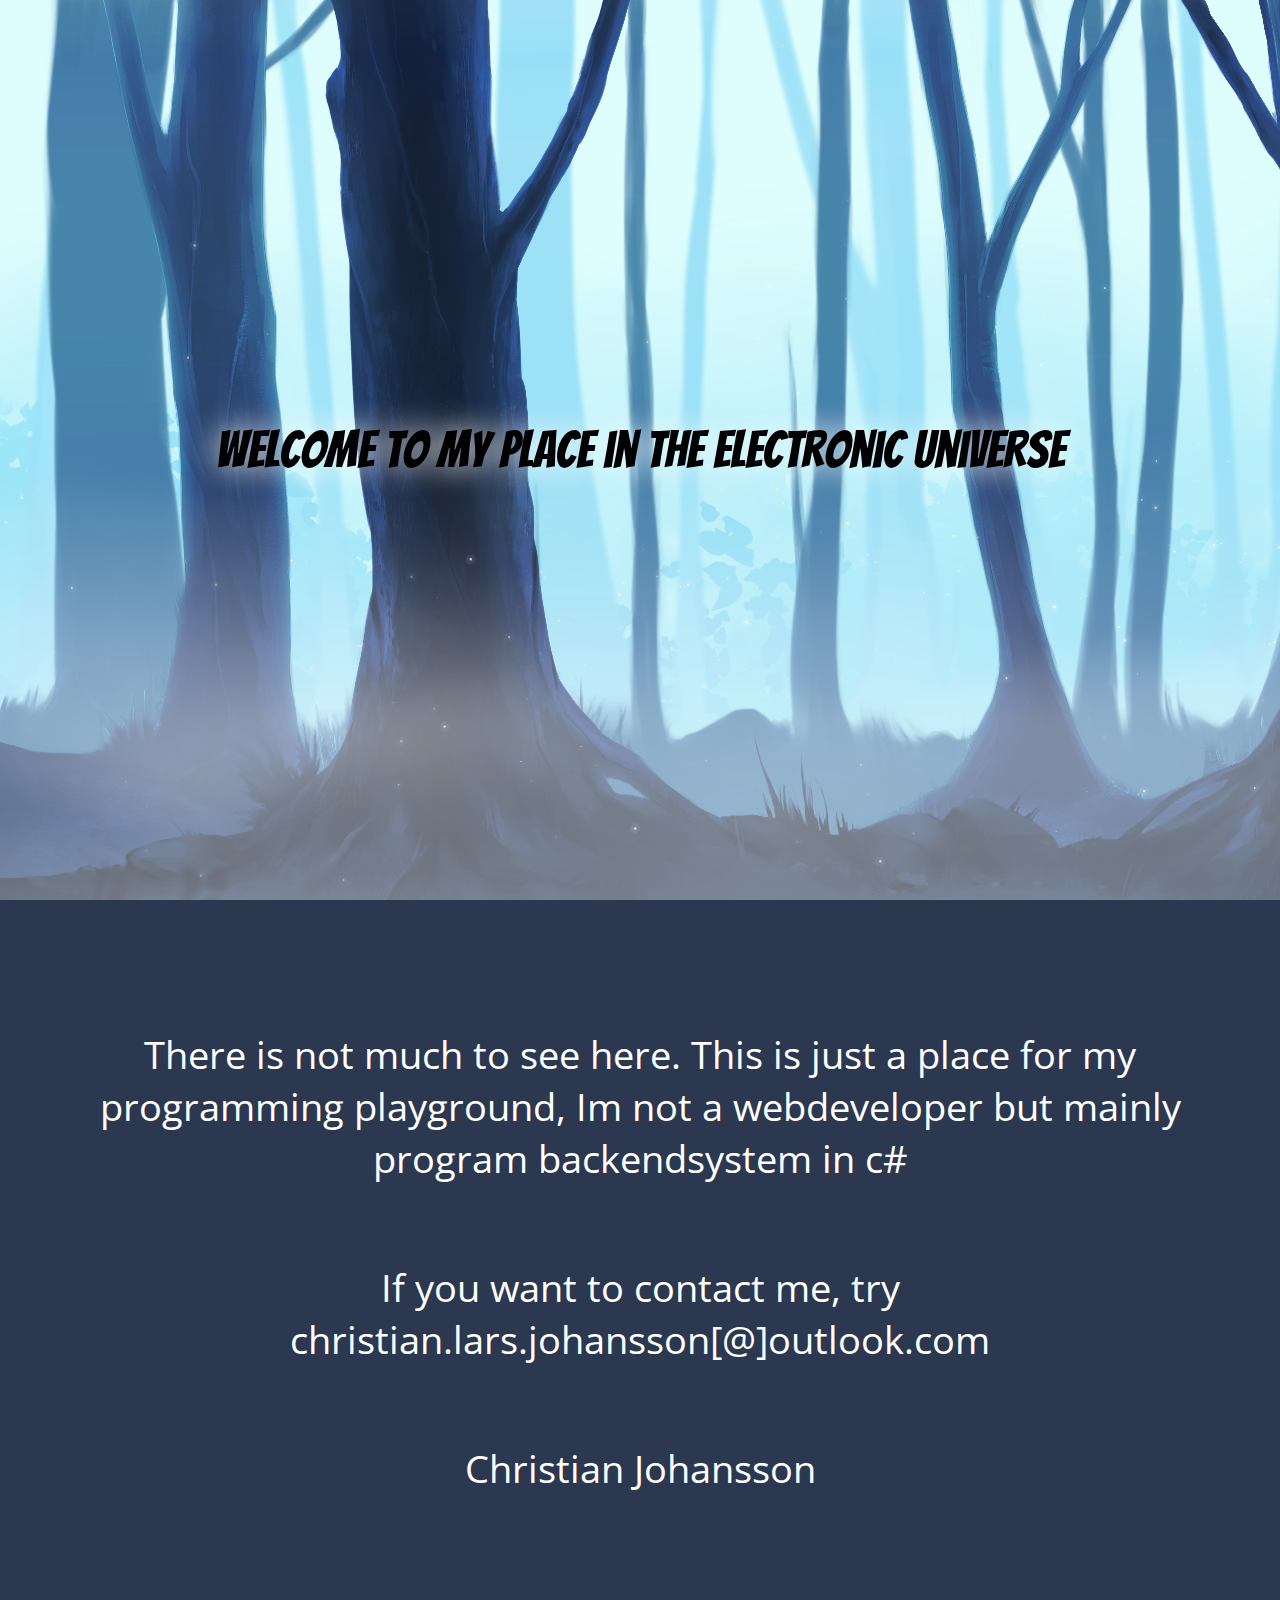
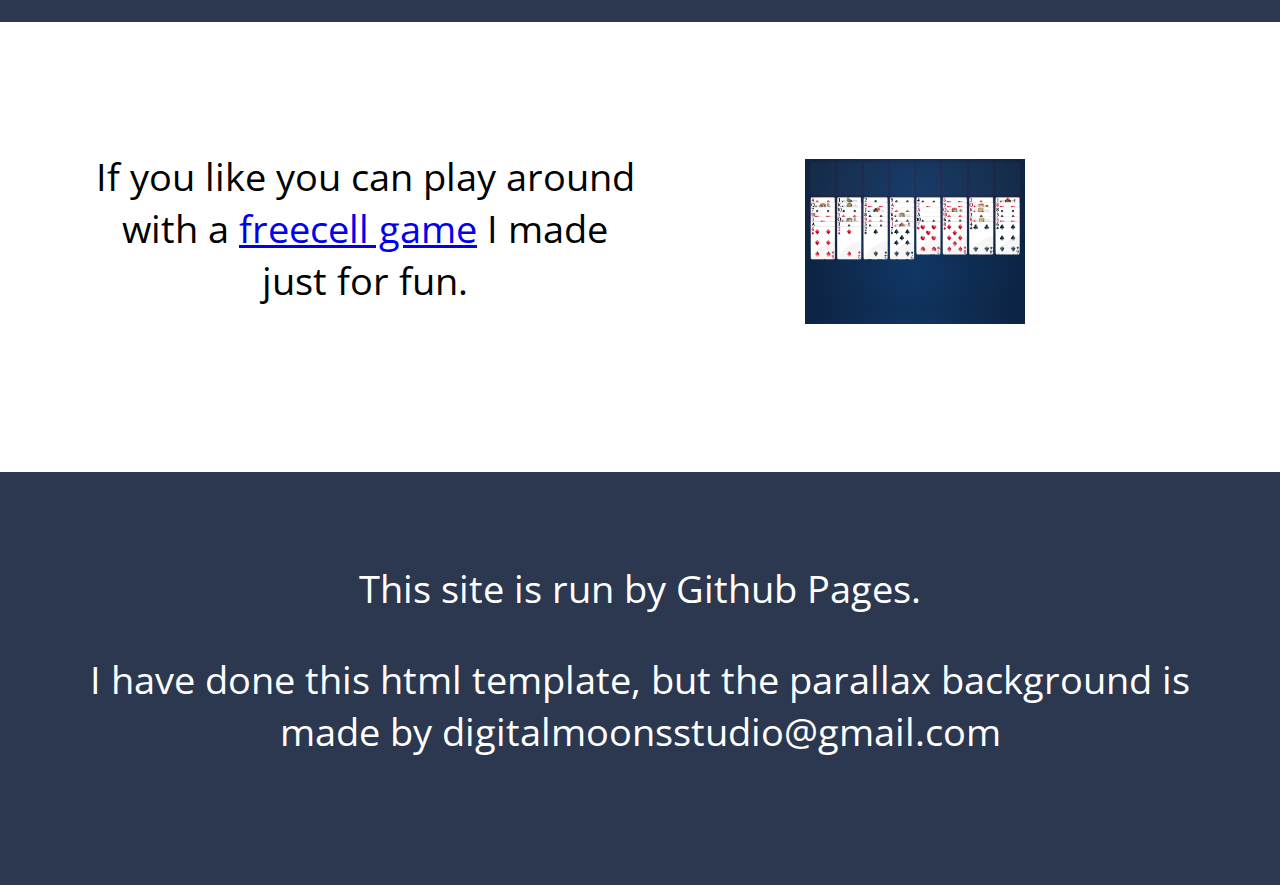
<file: index.html>
<!DOCTYPE html>
<html lang="en">

<head>
    <title>Freecell</title>
    <meta name="viewport" content="width=device-width, initial-scale=1.0">
    <meta name="description" content="A little game made in html and javascript">
    <meta charset="UTF-8">
    <link rel="shortcut icon" href="favicon.ico" />
    <link href="https://fonts.googleapis.com/css2?family=Bangers&display=swap" rel="stylesheet">
    <link href="https://fonts.googleapis.com/css2?family=Open+Sans+Condensed:wght@300&display=swap" rel="stylesheet">
    <style>
        body {
            margin: 0;
            font-family: 'Open Sans Condensed', sans-serif;
            background-color: #2c384f;
            color: white;
        }

        article {
            display: flex;
            flex-direction: column;
            justify-content: center;
            align-items: center;
            min-height: 100vh;
            font-size: 3vw;
            padding: 10vmin;
            box-sizing: border-box;
            text-align: center;
        }

        article.half {
            min-height: 50vh;
        }

        article.quarter {
            min-height: 25vh;
        }

        article.light {
            color: black;
            background-color: white;
        }

        #parallax {
            background: url('Parallax/10_Sky.png');
        }

        #parallax section {
            position: absolute;
            top: 0;
            bottom: 0;
            left: 0;
            right: 0;
            background-size: auto;
            background-repeat: repeat-x;
            background-position-x: 0;
            animation-name: MOVE-BG;
            animation-timing-function: linear;
            animation-iteration-count: infinite;
        }

        #parallax #layer1 {

            background-image: url('Parallax/01_Mist.png');
            animation-duration: 10s;
            animation-timing-function: ease;
        }

        #parallax #layer2 {
            background-image: url('Parallax/02_Bushes.png');
            animation-duration: 15s;
        }

        #parallax #layer3 {
            background-image: url('Parallax/03_Particles.png');
            animation-duration: 20s;
            animation-timing-function: ease-in-out;
        }

        #parallax #layer4 {
            background-image: url('Parallax/04_Forest.png');
            animation-duration: 25s;
        }

        #parallax #layer5 {
            background-image: url('Parallax/05_Particles.png');
            animation-duration: 30s;
            animation-timing-function: ease-in-out;
        }

        #parallax #layer6 {
            background-image: url('Parallax/06_Forest.png');
            animation-duration: 35s;
        }

        #parallax #layer7 {
            background-image: url('Parallax/07_Forest.png');
            animation-duration: 40s;
        }

        #parallax #layer8 {
            background-image: url('Parallax/08_Forest.png');
            animation-duration: 45s;
        }

        #parallax #layer9 {
            background-image: url('Parallax/09_Forest.png');
            animation-duration: 50s;
        }


        #parallax h1 {
            position: relative;
            font-size: 4vw;
            font-weight: normal;
            font-family: 'Bangers', cursive;
            text-shadow: 0 0 32px white;
            color: black;
        }

        @keyframes MOVE-BG {
            from {
                background-position-x: 0;
            }

            to {
                background-position-x: 1920px;
            }
        }

        article.freecell{
            flex-direction: row;
        }
        article.freecell section{ flex: 1 1 100%} 
        article.freecell img{ width: 40%;} 
    </style>
</head>

<body>
    <article id="parallax">
        <section id="layer9"></section>
        <section id="layer8"></section>
        <section id="layer7"></section>
        <section id="layer6"></section>
        <section id="layer5"></section>
        <section id="layer4"></section>
        <section id="layer3"></section>
        <section id="layer2"></section>
        <section id="layer1"></section>
        <h1>Welcome to my place in the electronic universe</h1>
    </article>
    <article class="half">
        <p>There is not much to see here. This is just a place for my programming playground, Im not a webdeveloper but
            mainly program backendsystem in c#
        <p>
            If you want to contact me, try christian.lars.johansson[@]outlook.com
        </p>
        <p>Christian Johansson</p>
    </article>
    <article class="freecell half light">
        <section>
            If you like you can play around with a <a href="freecell.html">freecell game</a> I made just for fun.</p>
        </section>
        <section>
            <img src="freecell.png" alt="Freecell">
        </section>
    </article>
    <article class="quarter">This site is run by Github Pages.<p>I have done this html template, but the parallax
            background is made by
            digitalmoonsstudio@gmail.com</p>
    </article>

    </section>
</body>

</html>
</file>
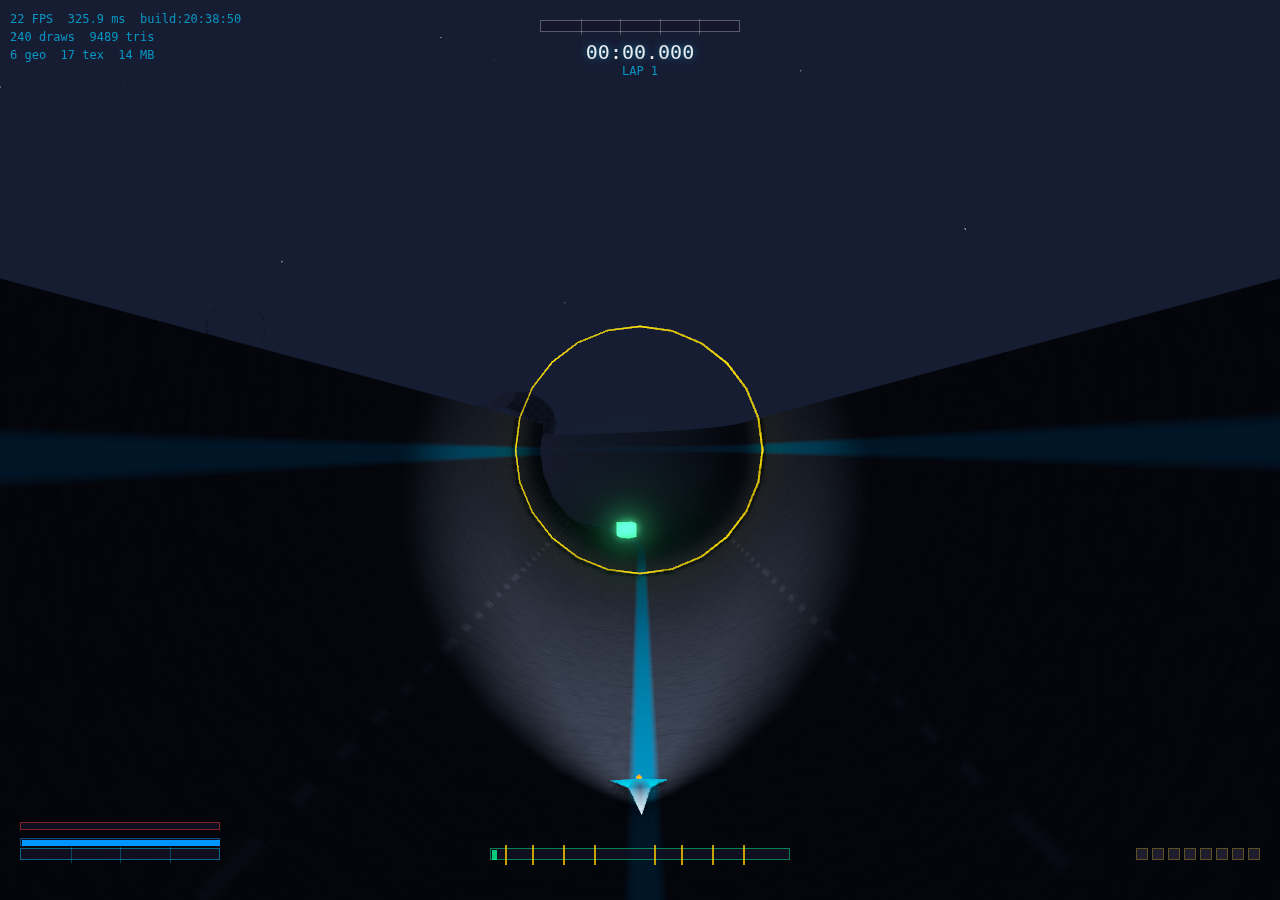
<file: Orbit/index.html>
<!DOCTYPE html>
<html lang="en">
<head>
  <meta charset="UTF-8" />
  <meta name="viewport" content="width=device-width, initial-scale=1.0, viewport-fit=cover" />
  <meta name="theme-color" content="#020308" />
  <meta name="description" content="A fast-paced 3D space tube racing game" />
  <meta name="mobile-web-app-capable" content="yes" />
  <meta name="apple-mobile-web-app-status-bar-style" content="black-translucent" />
  <link rel="icon" href="./favicon.svg" type="image/svg+xml" />
  <link rel="apple-touch-icon" href="./apple-touch-icon-180x180.png" />
  <title>ORBIT — Space Tube Racer</title>
  <style>
    * { margin: 0; padding: 0; box-sizing: border-box; }
    html, body { width: 100%; height: 100%; overflow: hidden; background: #020308; }
    canvas { display: block; width: 100%; height: 100%; }

    /* HUD overlay */
    aside[data-hud] {
      position: absolute; top: 0; left: 0; width: 100%; height: 100%;
      pointer-events: none; font-family: monospace;
    }

    /* Debug stats */
    output[data-stats] {
      display: block;
      position: absolute; top: 10px; left: 10px;
      color: rgba(0, 200, 255, 0.7); font-family: monospace; font-size: 12px;
      line-height: 1.5; pointer-events: none; white-space: pre;
    }

    /* Shared bar styles */
    aside[data-hud] > section {
      position: absolute;
    }
    aside[data-hud] > section > [role="meter"] {
      position: absolute;
    }

    /* Health bar */
    section[data-bar="health"] {
      bottom: 70px; left: 20px; width: 200px; height: 8px;
      background: rgba(20,20,40,0.7); border: 1px solid rgba(255,60,60,0.47);
    }
    section[data-bar="health"] > [role="meter"] {
      top: 1px; right: 1px; height: 6px; background: rgb(255,60,60);
      transition: width 0.05s, background 0.3s;
    }

    /* Boost bar */
    section[data-bar="boost"] {
      bottom: 54px; left: 20px; width: 200px; height: 8px;
      background: rgba(20,20,40,0.7); border: 1px solid rgba(0,150,255,0.47);
    }
    section[data-bar="boost"] > [role="meter"] {
      top: 1px; left: 1px; height: 6px; background: rgb(0,150,255);
      transition: width 0.05s, background 0.3s;
    }

    /* Speed bar */
    section[data-bar="speed"] {
      bottom: 40px; left: 20px; width: 200px; height: 12px;
      background: rgba(20,20,40,0.7); border: 1px solid rgba(0,200,255,0.47);
    }
    section[data-bar="speed"] > [role="meter"] {
      top: 1px; left: 1px; height: 10px; background: rgb(0,200,255);
      transition: width 0.05s;
    }
    section[data-bar="speed"] > mark {
      position: absolute; top: -2px; width: 1px; height: 16px;
      background: rgba(0,200,255,0.3);
    }

    /* Progress bar */
    section[data-bar="progress"] {
      bottom: 40px; left: 50%; transform: translateX(-50%); width: 300px; height: 12px;
      background: rgba(20,20,40,0.7); border: 1px solid rgba(0,255,150,0.47);
    }
    section[data-bar="progress"] > [role="meter"] {
      top: 1px; left: 1px; height: 10px; background: rgba(0,255,150,0.78);
      transition: width 0.05s;
    }
    section[data-bar="progress"] mark {
      position: absolute; top: -4px; width: 2px; height: 20px;
      background: rgba(255,200,0,0.78);
    }

    /* Checkpoint indicators */
    ol[data-checkpoints] {
      position: absolute; bottom: 40px; right: 20px; display: flex; gap: 4px;
      list-style: none;
    }
    ol[data-checkpoints] > li {
      width: 12px; height: 12px; border: 1px solid rgba(255,200,0,0.3);
      background: rgba(40,40,60,0.7);
    }
    ol[data-checkpoints] > li[aria-checked="true"] {
      background: rgba(255,200,0,0.86);
    }

    /* Timer bar */
    section[data-bar="timer"] {
      top: 20px; left: 50%; transform: translateX(-50%); width: 200px; height: 12px;
      background: rgba(20,20,40,0.7); border: 1px solid rgba(255,255,255,0.3);
    }
    section[data-bar="timer"] > [role="meter"] {
      top: 1px; left: 1px; height: 10px; background: rgba(255,255,255,0.6);
      transition: width 0.1s;
    }
    section[data-bar="timer"] > mark {
      position: absolute; top: -2px; width: 1px; height: 16px;
      background: rgba(255,255,255,0.24);
    }

    /* Lap display */
    time[data-lap-time] {
      position: absolute; top: 40px; left: 50%; transform: translateX(-50%);
      color: rgba(255,255,255,0.9); font-family: monospace; font-size: 20px;
      text-shadow: 0 0 8px rgba(0,200,255,0.5);
    }
    output[data-lap-count] {
      display: block;
      position: absolute; top: 64px; left: 50%; transform: translateX(-50%);
      color: rgba(0,200,255,0.7); font-family: monospace; font-size: 12px;
    }
    time[data-best-time] {
      position: absolute; top: 80px; left: 50%; transform: translateX(-50%);
      color: rgba(255,200,0,0.6); font-family: monospace; font-size: 11px;
    }
    output[data-split] {
      display: block;
      position: absolute; top: 98px; left: 50%; transform: translateX(-50%);
      font-family: monospace; font-size: 16px; font-weight: bold;
      transition: opacity 0.5s;
    }

    /* Landscape lock overlay */
    dialog[data-rotate] {
      display: none; position: fixed; top: 0; left: 0; width: 100%; height: 100%;
      background: rgba(2,3,8,0.95); z-index: 100; border: none;
      flex-direction: column; align-items: center; justify-content: center; gap: 16px;
      color: rgba(0,200,255,0.8); font-family: monospace; font-size: 14px; text-align: center;
    }
    dialog[data-rotate].visible { display: flex; }
    dialog[data-rotate] svg { width: 64px; height: 64px; opacity: 0.6; }

    /* Touch controls */
    nav[data-touch] {
      position: absolute; top: 0; left: 0; width: 100%; height: 100%;
      pointer-events: none; z-index: 10;
      touch-action: none;
      -webkit-user-select: none; user-select: none;
    }
    nav[data-touch] > [data-joystick-area] {
      position: absolute; left: 0; top: 0; width: 50%; height: 100%;
      pointer-events: auto; touch-action: none;
    }
    nav[data-touch] [data-joystick-base] {
      position: absolute; left: 80px; bottom: 120px;
      width: 120px; height: 120px;
      margin-left: -60px; margin-top: -60px;
      border-radius: 50%;
      border: 1px solid rgba(0,200,255,0.15);
      background: radial-gradient(circle, rgba(0,200,255,0.04) 0%, transparent 70%);
      pointer-events: none;
      transition: opacity 0.2s;
    }
    nav[data-touch] [data-joystick-base].active {
      position: fixed;
      border-color: rgba(0,200,255,0.3);
      background: radial-gradient(circle, rgba(0,200,255,0.08) 0%, transparent 70%);
    }
    nav[data-touch] [data-joystick-knob] {
      position: fixed; width: 50px; height: 50px;
      margin-left: -25px; margin-top: -25px;
      border-radius: 50%;
      background: radial-gradient(circle, rgba(0,200,255,0.45) 0%, rgba(0,200,255,0.1) 60%, transparent 100%);
      border: 2px solid rgba(0,200,255,0.5);
      pointer-events: none;
    }
    nav[data-touch] > button {
      position: absolute; right: 30px; bottom: 100px;
      width: 80px; height: 80px; border-radius: 50%;
      background: rgba(0,100,255,0.25);
      border: 2px solid rgba(0,150,255,0.5);
      color: rgba(0,200,255,0.7); font-family: monospace; font-size: 11px;
      display: flex; align-items: center; justify-content: center;
      pointer-events: auto; touch-action: none;
      -webkit-user-select: none; user-select: none;
    }
    nav[data-touch] > button.active {
      background: rgba(0,150,255,0.5);
      border-color: rgba(100,200,255,0.8);
      color: rgba(255,255,255,0.9);
    }

    /* Small screens (phones in landscape) */
    @media (max-height: 500px) {
      section[data-bar="health"] { bottom: 38px; left: 10px; width: 120px; height: 5px; }
      section[data-bar="health"] > [role="meter"] { height: 3px; }
      section[data-bar="boost"] { bottom: 28px; left: 10px; width: 120px; height: 5px; }
      section[data-bar="boost"] > [role="meter"] { height: 3px; }
      section[data-bar="speed"] { bottom: 16px; left: 10px; width: 120px; height: 8px; }
      section[data-bar="speed"] > [role="meter"] { height: 6px; }
      section[data-bar="speed"] > mark { height: 12px; top: -2px; }
      section[data-bar="progress"] { bottom: 16px; width: 180px; height: 8px; }
      section[data-bar="progress"] > [role="meter"] { height: 6px; }
      section[data-bar="progress"] mark { top: -3px; height: 14px; }
      ol[data-checkpoints] { bottom: 16px; right: 10px; }
      ol[data-checkpoints] > li { width: 8px; height: 8px; }
      section[data-bar="timer"] { top: 8px; width: 140px; height: 8px; }
      section[data-bar="timer"] > [role="meter"] { height: 6px; }
      section[data-bar="timer"] > mark { height: 12px; }
      time[data-lap-time] { top: 22px; font-size: 14px; }
      output[data-lap-count] { top: 38px; font-size: 10px; }
      time[data-best-time] { top: 50px; font-size: 9px; }
      output[data-split] { top: 62px; font-size: 12px; }
      output[data-stats] { font-size: 10px; top: 5px; left: 5px; }
      nav[data-touch] > button { right: 16px; bottom: 50px; width: 60px; height: 60px; font-size: 9px; }
      nav[data-touch] [data-joystick-base] { width: 90px; height: 90px; margin-left: -45px; margin-top: -45px; left: 60px; bottom: 70px; }
    }
  </style>
  <script type="module" crossorigin src="./assets/index-u-bWxX6r.js"></script>
<link rel="manifest" href="./manifest.webmanifest"><script id="vite-plugin-pwa:register-sw" src="./registerSW.js"></script></head>
<body>
  <dialog data-rotate id="rotate-overlay">
    <svg viewBox="0 0 24 24" fill="none" stroke="currentColor" stroke-width="1.5">
      <rect x="2" y="6" width="20" height="12" rx="2"/>
      <path d="M18 12h.01"/>
    </svg>
    <p>Rotera till liggande läge</p>
  </dialog>

  <output data-stats id="stats"></output>

  <aside data-hud>
    <section data-bar="health">
      <div role="meter" id="health-fill"></div>
    </section>
    <section data-bar="boost">
      <div role="meter" id="boost-fill"></div>
    </section>
    <section data-bar="speed">
      <div role="meter" id="speed-fill"></div>
      <mark style="left:25%"></mark>
      <mark style="left:50%"></mark>
      <mark style="left:75%"></mark>
    </section>
    <section data-bar="progress">
      <div role="meter" id="progress-fill"></div>
      <span id="checkpoint-markers"></span>
    </section>
    <ol data-checkpoints id="checkpoint-indicators"></ol>
    <section data-bar="timer">
      <div role="meter" id="timer-fill"></div>
      <mark style="left:20%"></mark>
      <mark style="left:40%"></mark>
      <mark style="left:60%"></mark>
      <mark style="left:80%"></mark>
    </section>
    <time data-lap-time id="lap-time">00:00.000</time>
    <output data-lap-count id="lap-count">LAP 1</output>
    <time data-best-time id="best-time"></time>
    <output data-split id="split-time"></output>
  </aside>

</body>
</html>
</file>
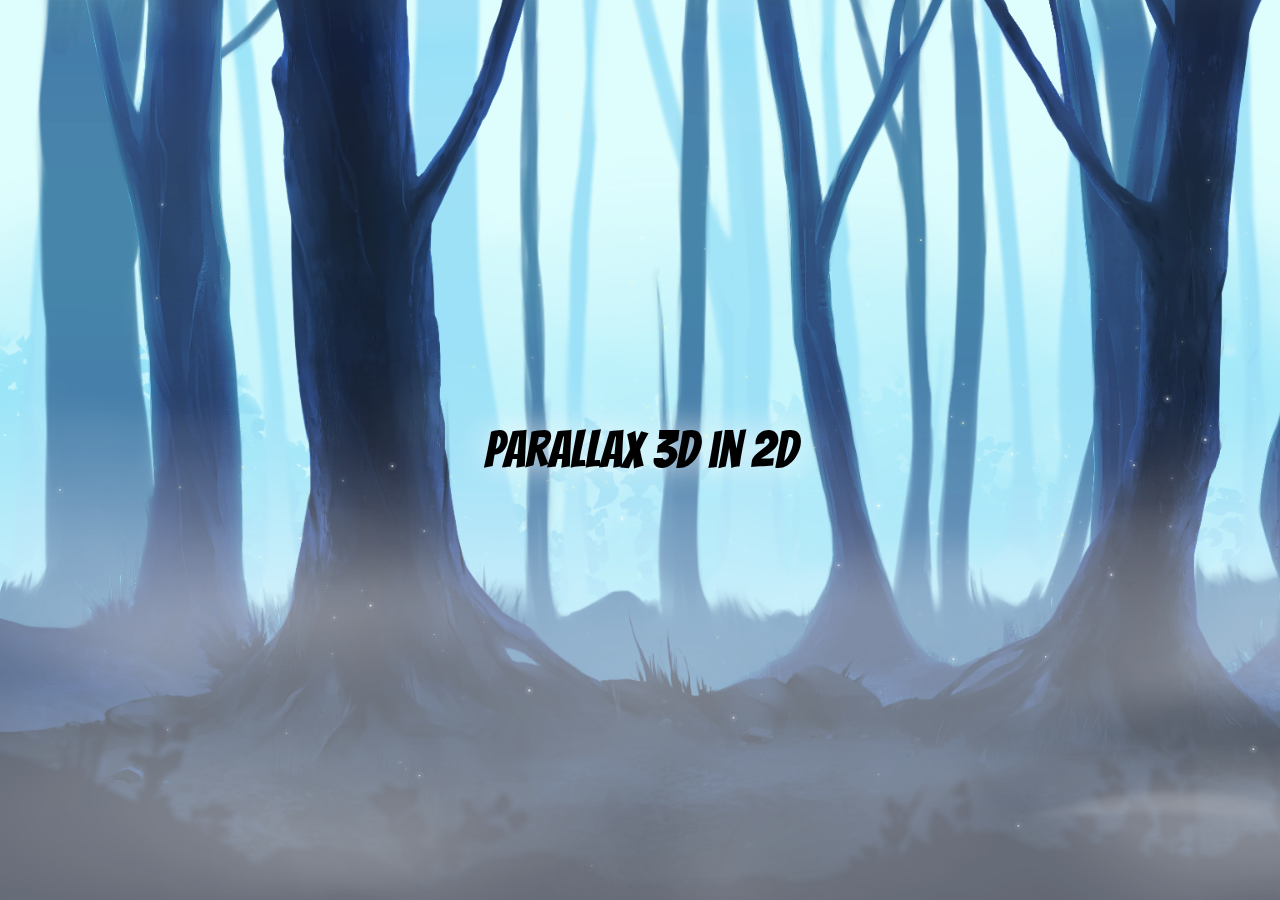
<file: Parallax/index.html>
<!DOCTYPE html>
<html lang="en">

<head>
    <title>Freecell</title>
    <meta name="viewport" content="width=device-width, initial-scale=1.0">
    <meta charset="UTF-8">
    <link href="https://fonts.googleapis.com/css2?family=Bangers&display=swap" rel="stylesheet">
    <style>
        body {
            margin: 0;
            font-family: 'Open Sans Condensed', sans-serif;
            color: white;
            background: url('10_Sky.png');
            background-size: auto;
        }

        article {
            display: flex;
            justify-content: center;
            align-items: center;
            height: 100vh;
        }

        section {
            position: absolute;
            top: 0;
            bottom: 0;
            left: 0;
            right: 0;
            background-size: auto 100%;
            background-repeat: repeat-x;
            animation-name: MOVE-BG;
            animation-timing-function: linear;
            animation-iteration-count: infinite;
        }

        #layer1 {
            background-image: url('01_Mist.png');
            animation-duration: 5s;
            animation-timing-function: ease;
        }

        #layer2 {
            background-image: url('02_Bushes.png');
            animation-duration: 10s;
        }

        #layer3 {
            background-image: url('03_Particles.png');
            animation-duration: 15s;
            animation-timing-function: ease-in-out;
        }

        #layer4 {
            background-image: url('04_Forest.png');
            animation-duration: 20s;
        }

        #layer5 {
            background-image: url('05_Particles.png');
            animation-duration: 25s;
            animation-timing-function: ease-in-out;
        }

        #layer6 {
            background-image: url('06_Forest.png');
            animation-duration: 30s;
        }

        #layer7 {
            background-image: url('07_Forest.png');
            animation-duration: 35s;
        }

        #layer8 {
            background-image: url('08_Forest.png');
            animation-duration: 40s;
        }

        #layer9 {
            background-image: url('09_Forest.png');
            animation-duration: 45s;
        }


        h1 {
            position: relative;
            font-size: 4vw;
            font-weight: normal;
            font-family: 'Bangers', cursive;
            text-shadow: 0 0 32px white;
            color: black;
        }

        @keyframes MOVE-BG {
            from {
                background-position-x: 0;
            }

            to {
                background-position-x: var(--tile-width);
            }
        }
    </style>
</head>

<body>
    <script>
        function updateTileWidth() {
            const tileW = window.innerHeight * (1920 / 1080);
            document.documentElement.style.setProperty('--tile-width', tileW + 'px');
        }
        updateTileWidth();
        window.addEventListener('resize', updateTileWidth);
    </script>
    <article id="parallax">
        <section id="layer9"></section>
        <section id="layer8"></section>
        <section id="layer7"></section>
        <section id="layer6"></section>
        <section id="layer5"></section>
        <section id="layer4"></section>
        <section id="layer3"></section>
        <section id="layer2"></section>
        <section id="layer1"></section>
        <h1>Parallax 3D in 2D</h1>
    </article>
</body>

</html>
</file>
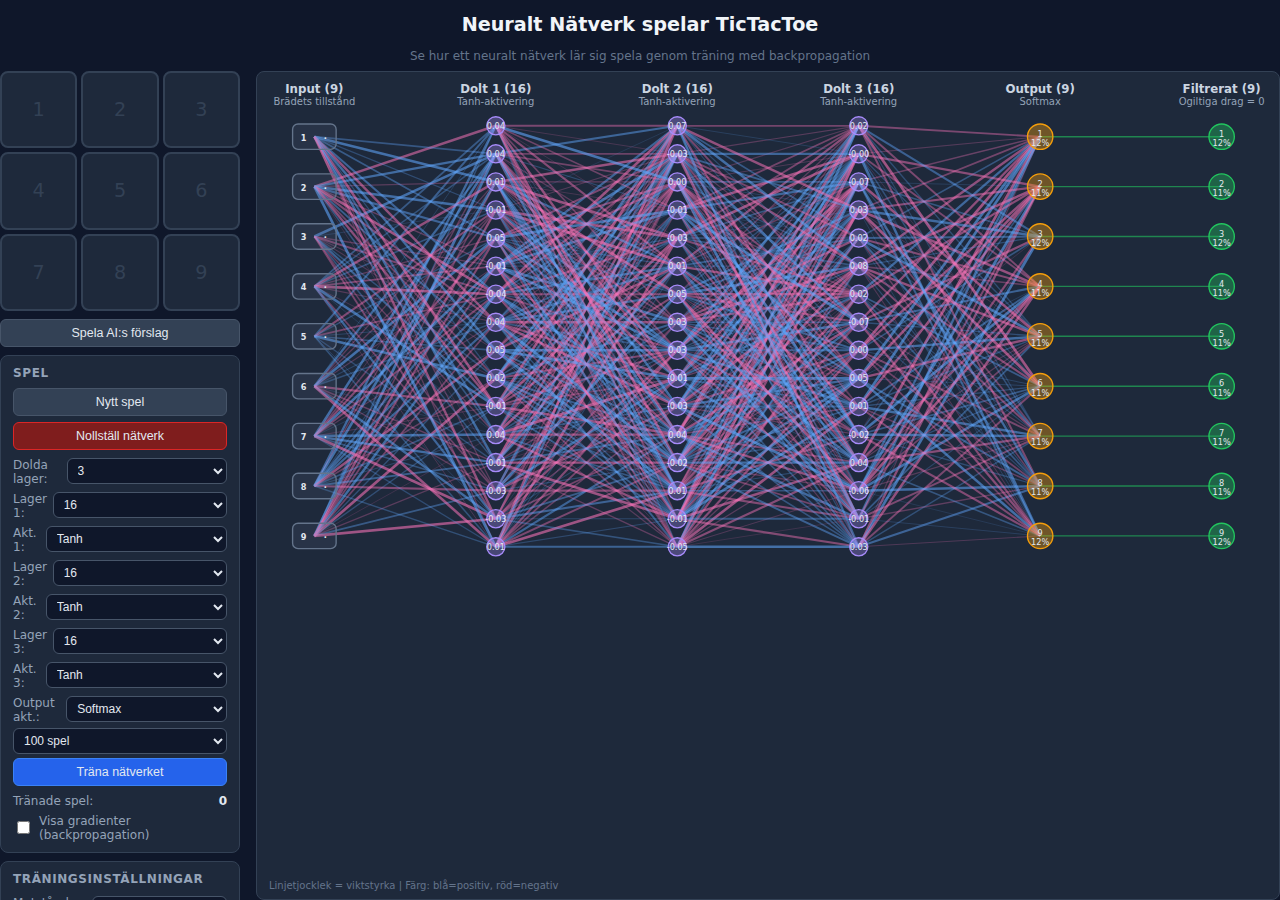
<file: tictactoe/index.html>
<!DOCTYPE html>
<html lang="sv">
<head>
  <meta charset="UTF-8">
  <meta name="viewport" content="width=device-width, initial-scale=1.0">
  <title>TicTacToe — Neuralt Nätverk Demo</title>
  <style>
    * { margin: 0; padding: 0; box-sizing: border-box; }
    html, body {
      font-family: 'Segoe UI', system-ui, sans-serif;
      background: #0f172a;
      color: #e2e8f0;
      height: 100vh;
      overflow: hidden;
    }
  </style>
  <script type="module" crossorigin src="/tictactoe/assets/index-D4BLBwcr.js"></script>
</head>
<body>
  <nn-demo-app></nn-demo-app>
</body>
</html>
</file>
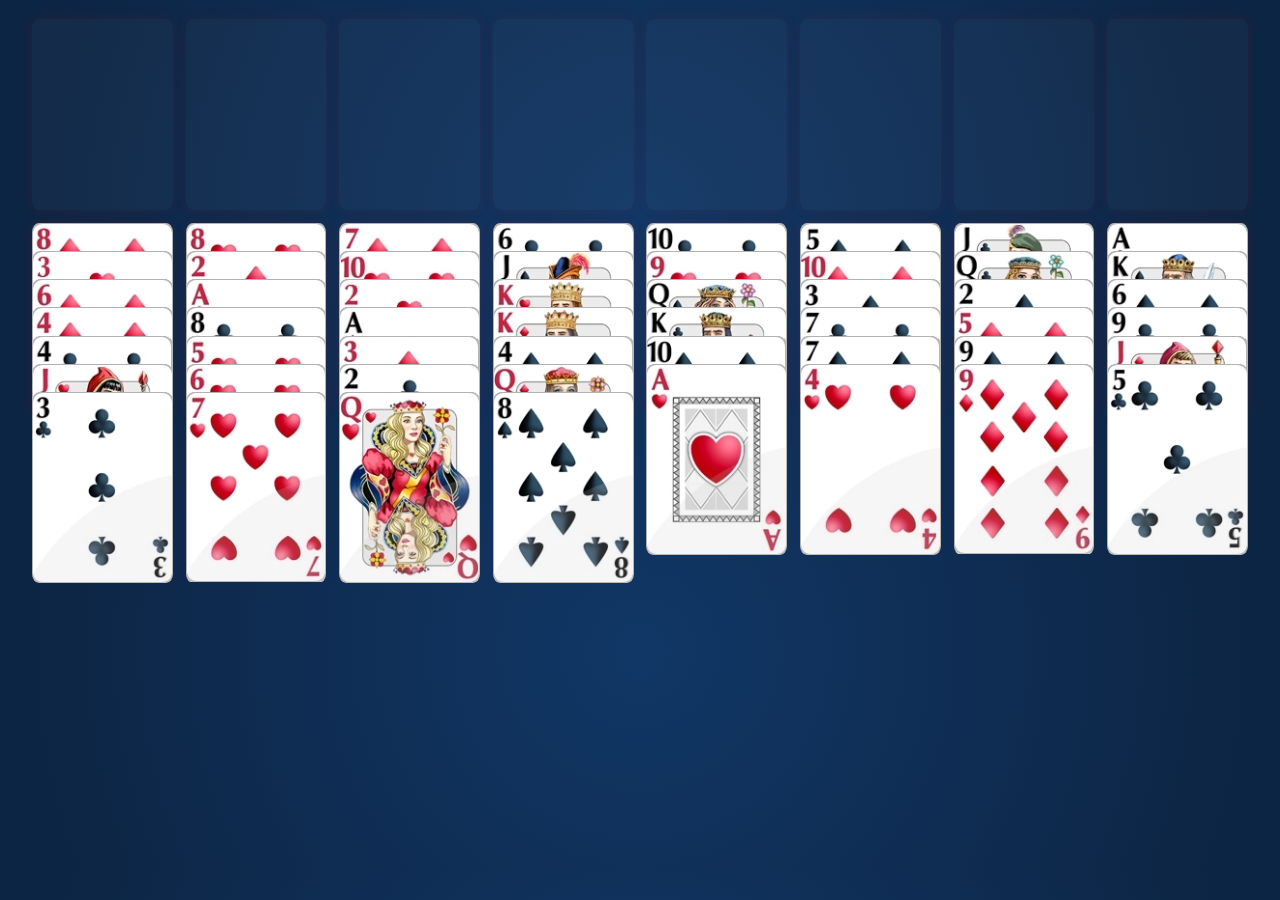
<file: freecell.html>
<!DOCTYPE html>
<html lang="en">

<head>
    <title>Freecell</title>
    <meta name="viewport" content="width=device-width, initial-scale=1.0">
    <meta name="description" content="A little game made in html and javascript">
    <meta charset="UTF-8">
    <link rel="stylesheet" href="Joker.css">
    <link rel="shortcut icon" href="favicon.ico" />
</head>

<body>
    <noscript>To run this game you have to enable javascript</noscript>
    <section id="q1" data-suit="q" data-number="1" ondrop="drop(event)" ondragover="dragOver(event)"></section>
    <section id="q2" data-suit="q" data-number="2" ondrop="drop(event)" ondragover="dragOver(event)"></section>
    <section id="q3" data-suit="q" data-number="3" ondrop="drop(event)" ondragover="dragOver(event)"></section>
    <section id="q4" data-suit="q" data-number="4" ondrop="drop(event)" ondragover="dragOver(event)"></section>
    <section id="d0" data-suit="d" data-number="0" ondrop="drop(event)" ondragover="dragOver(event)"></section>
    <section id="c0" data-suit="c" data-number="0" ondrop="drop(event)" ondragover="dragOver(event)"></section>
    <section id="h0" data-suit="h" data-number="0" ondrop="drop(event)" ondragover="dragOver(event)"></section>
    <section id="s0" data-suit="s" data-number="0" ondrop="drop(event)" ondragover="dragOver(event)"></section>

    <section id="o1" data-suit="o" data-number="1" ondrop="drop(event)" ondragover="dragOver(event)"></section>
    <section id="o2" data-suit="o" data-number="2" ondrop="drop(event)" ondragover="dragOver(event)"></section>
    <section id="o3" data-suit="o" data-number="3" ondrop="drop(event)" ondragover="dragOver(event)"></section>
    <section id="o4" data-suit="o" data-number="4" ondrop="drop(event)" ondragover="dragOver(event)"></section>
    <section id="o5" data-suit="o" data-number="5" ondrop="drop(event)" ondragover="dragOver(event)"></section>
    <section id="o6" data-suit="o" data-number="6" ondrop="drop(event)" ondragover="dragOver(event)"></section>
    <section id="o7" data-suit="o" data-number="7" ondrop="drop(event)" ondragover="dragOver(event)"></section>
    <section id="o8" data-suit="o" data-number="8" ondrop="drop(event)" ondragover="dragOver(event)"></section>
    <div style="clear: both;"></div>
    <script type="text/javascript" src="Joker.js"></script>
    <script type="text/javascript" src="Freecell.js"></script>

</body>

</html>
</file>
<file: Joker.css>
body {
    background-color: #113766;
    background: radial-gradient(circle, rgba(17, 55, 102, 1) 0%, rgba(13, 37, 68, 1) 90%);
    color: #666;
    margin: 1vw;
    display: flex;
    flex-wrap: wrap;
    justify-content: center;
    overflow: hidden;
}

section {
    width: 11vw;
    height: 14.91780821917808vw;
    margin: 0.5vw;
    box-shadow: 0 0px 12px rgba(255, 0, 0, 0.1);
    background-color: rgba(255, 255, 255, 0.03);
    border-radius: 5%;
}

article {
    box-sizing: border-box;
    padding-top: 20%;
    width: 11vw;
    height: inherit;
    background-size: contain;
    background-repeat: no-repeat;
    border-radius: 5%;
    margin: 0;
    transition: margin 0.3s ease;
}

section#c0 article, 
section#s0 article, 
section#d0 article, 
section#h0 article{
    padding-top: 0;
}

article:hover > article:not(:hover) {
    margin-top: 10%;
}

#d1 {
    background-image: url('Content/1_d.webp');
}

#d2 {
    background-image: url('Content/2_d.webp');
}

#d3 {
    background-image: url('Content/3_d.webp');
}

#d4 {
    background-image: url('Content/4_d.webp');
}

#d5 {
    background-image: url('Content/5_d.webp');
}

#d6 {
    background-image: url('Content/6_d.webp');
}

#d7 {
    background-image: url('Content/7_d.webp');
}

#d8 {
    background-image: url('Content/8_d.webp');
}

#d9 {
    background-image: url('Content/9_d.webp');
}

#d10 {
    background-image: url('Content/10_d.webp');
}

#d11 {
    background-image: url('Content/11_d.webp');
}

#d12 {
    background-image: url('Content/12_d.webp');
}

#d13 {
    background-image: url('Content/13_d.webp');
}

#c1 {
    background-image: url('Content/1_c.webp');
}

#c2 {
    background-image: url('Content/2_c.webp');
}

#c3 {
    background-image: url('Content/3_c.webp');
}

#c4 {
    background-image: url('Content/4_c.webp');
}

#c5 {
    background-image: url('Content/5_c.webp');
}

#c6 {
    background-image: url('Content/6_c.webp');
}

#c7 {
    background-image: url('Content/7_c.webp');
}

#c8 {
    background-image: url('Content/8_c.webp');
}

#c9 {
    background-image: url('Content/9_c.webp');
}

#c10 {
    background-image: url('Content/10_c.webp');
}

#c11 {
    background-image: url('Content/11_c.webp');
}

#c12 {
    background-image: url('Content/12_c.webp');
}

#c13 {
    background-image: url('Content/13_c.webp');
}

#h1 {
    background-image: url('Content/1_h.webp');
}

#h2 {
    background-image: url('Content/2_h.webp');
}

#h3 {
    background-image: url('Content/3_h.webp');
}

#h4 {
    background-image: url('Content/4_h.webp');
}

#h5 {
    background-image: url('Content/5_h.webp');
}

#h6 {
    background-image: url('Content/6_h.webp');
}

#h7 {
    background-image: url('Content/7_h.webp');
}

#h8 {
    background-image: url('Content/8_h.webp');
}

#h9 {
    background-image: url('Content/9_h.webp');
}

#h10 {
    background-image: url('Content/10_h.webp');
}

#h11 {
    background-image: url('Content/11_h.webp');
}

#h12 {
    background-image: url('Content/12_h.webp');
}

#h13 {
    background-image: url('Content/13_h.webp');
}

#s1 {
    background-image: url('Content/1_s.webp');
}

#s2 {
    background-image: url('Content/2_s.webp');
}

#s3 {
    background-image: url('Content/3_s.webp');
}

#s4 {
    background-image: url('Content/4_s.webp');
}

#s5 {
    background-image: url('Content/5_s.webp');
}

#s6 {
    background-image: url('Content/6_s.webp');
}

#s7 {
    background-image: url('Content/7_s.webp');
}

#s8 {
    background-image: url('Content/8_s.webp');
}

#s9 {
    background-image: url('Content/9_s.webp');
}

#s10 {
    background-image: url('Content/10_s.webp');
}

#s11 {
    background-image: url('Content/11_s.webp');
}

#s12 {
    background-image: url('Content/12_s.webp');
}

#s13 {
    background-image: url('Content/13_s.webp');
}
</file>
